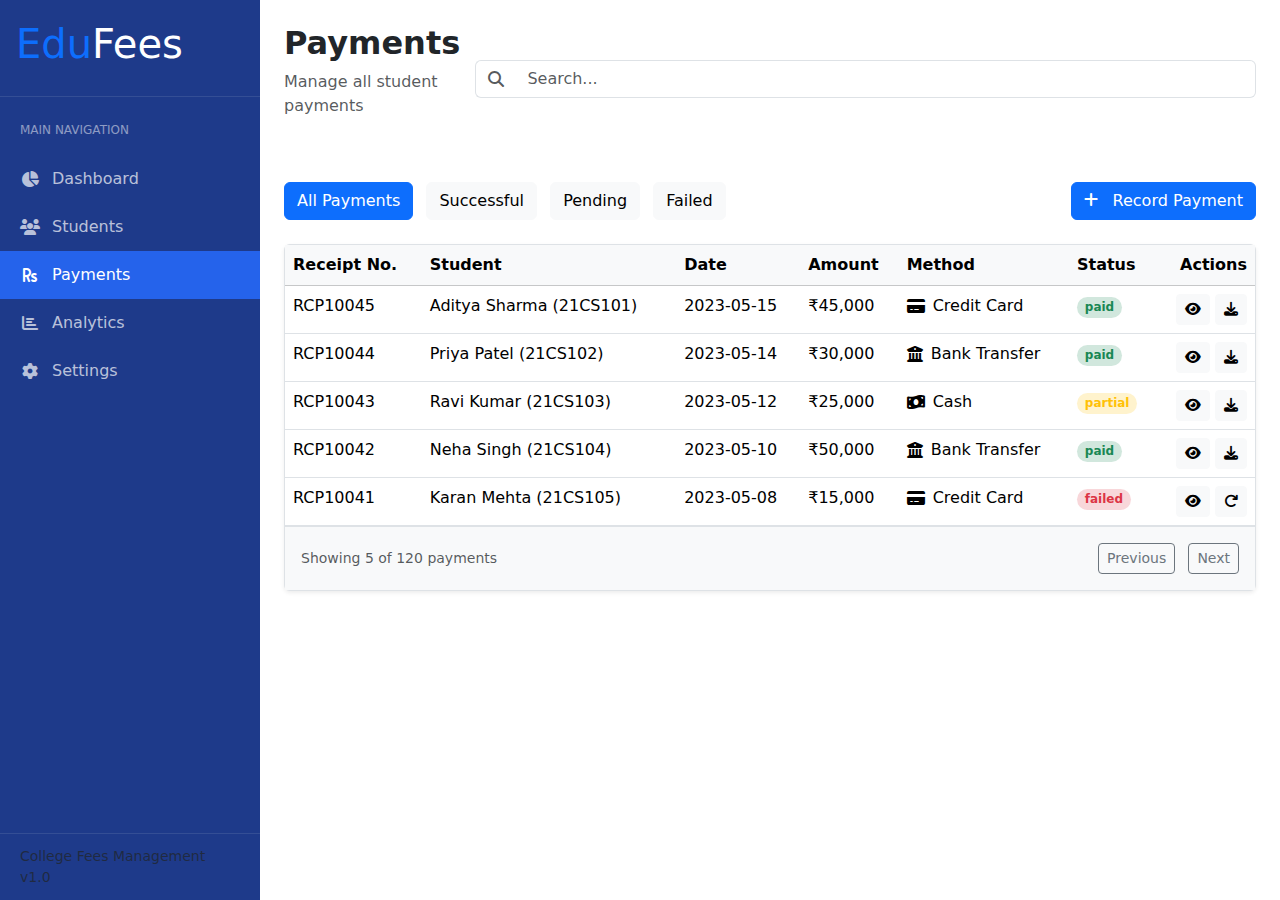
<file: payments.html>
<!DOCTYPE html>
<html lang="en">
<head>
  <meta charset="UTF-8">
  <meta name="viewport" content="width=device-width, initial-scale=1.0">
  <title>Payments - EduFees</title>
  <!-- Bootstrap CSS -->
  <link href="https://cdn.jsdelivr.net/npm/bootstrap@5.3.0/dist/css/bootstrap.min.css" rel="stylesheet">
  <!-- Font Awesome for icons -->
  <link rel="stylesheet" href="https://cdnjs.cloudflare.com/ajax/libs/font-awesome/6.4.0/css/all.min.css">
  <link rel="stylesheet" href="styles.css">
</head>
<body>
  <div class="app-container">
    <!-- Sidebar -->
    <div class="sidebar" id="sidebar">
      <div class="sidebar-header">
        <h1 class="text-white">
          <span class="text-primary">Edu</span>Fees
        </h1>
      </div>
      
      <div class="sidebar-content">
        <div class="sidebar-group">
          <div class="sidebar-group-label">Main Navigation</div>
          <div class="sidebar-menu">
            <a href="index.html" class="sidebar-menu-item">
              <i class="fas fa-chart-pie"></i>
              <span>Dashboard</span>
            </a>
            <a href="students.html" class="sidebar-menu-item">
              <i class="fas fa-users"></i>
              <span>Students</span>
            </a>
            <a href="payments.html" class="sidebar-menu-item active">
              <i class="fas fa-rupee-sign"></i>
              <span>Payments</span>
            </a>
            <a href="analytics.html" class="sidebar-menu-item">
              <i class="fas fa-chart-bar"></i>
              <span>Analytics</span>
            </a>
            <a href="settings.html" class="sidebar-menu-item">
              <i class="fas fa-cog"></i>
              <span>Settings</span>
            </a>
          </div>
        </div>
      </div>
      
      <div class="sidebar-footer">
        <div class="text-muted small">College Fees Management v1.0</div>
      </div>
    </div>

    <!-- Main Content -->
    <div class="main-content">
      <div class="container-fluid p-4">
        <button class="sidebar-toggle d-block d-lg-none mb-4" id="sidebarToggle">
          <i class="fas fa-bars"></i>
        </button>
        
        <!-- Dashboard Header -->
        <div class="dashboard-header d-flex flex-column flex-md-row justify-content-between align-items-start align-items-md-center mb-5">
          <div>
            <h1 class="h2 fw-bold text-dark">Payments</h1>
            <p class="text-muted">Manage all student payments</p>
          </div>
          <div class="mt-3 mt-md-0 position-relative w-100 w-md-auto">
            <div class="input-group">
              <span class="input-group-text bg-white border-end-0">
                <i class="fas fa-search text-muted"></i>
              </span>
              <input type="text" class="form-control border-start-0" placeholder="Search...">
            </div>
          </div>
        </div>

        <!-- Filter and Add Payment -->
        <div class="d-flex flex-column flex-md-row justify-content-between align-items-start mb-4">
          <div class="filter-buttons mb-3 mb-md-0">
            <button class="btn btn-primary me-2 mb-2 mb-md-0">All Payments</button>
            <button class="btn btn-light me-2 mb-2 mb-md-0">Successful</button>
            <button class="btn btn-light me-2 mb-2 mb-md-0">Pending</button>
            <button class="btn btn-light mb-2 mb-md-0">Failed</button>
          </div>
          <button class="btn btn-primary" data-bs-toggle="modal" data-bs-target="#addPaymentModal">
            <i class="fas fa-plus me-2"></i>
            <span>Record Payment</span>
          </button>
        </div>
        
        <!-- Payments Table -->
        <div class="card border shadow-sm">
          <div class="table-responsive">
            <table class="table table-hover mb-0">
              <thead class="table-light">
                <tr>
                  <th>Receipt No.</th>
                  <th>Student</th>
                  <th>Date</th>
                  <th>Amount</th>
                  <th>Method</th>
                  <th>Status</th>
                  <th class="text-end">Actions</th>
                </tr>
              </thead>
              <tbody>
                <tr>
                  <td class="fw-medium">RCP10045</td>
                  <td>Aditya Sharma (21CS101)</td>
                  <td>2023-05-15</td>
                  <td class="fw-medium">₹45,000</td>
                  <td>
                    <span class="d-flex align-items-center">
                      <i class="fas fa-credit-card me-2"></i>
                      <span>Credit Card</span>
                    </span>
                  </td>
                  <td><span class="badge bg-success-subtle text-success rounded-pill">paid</span></td>
                  <td class="text-end">
                    <button class="btn btn-sm btn-light" title="View Receipt"><i class="fas fa-eye"></i></button>
                    <button class="btn btn-sm btn-light" title="Download"><i class="fas fa-download"></i></button>
                  </td>
                </tr>
                <tr>
                  <td class="fw-medium">RCP10044</td>
                  <td>Priya Patel (21CS102)</td>
                  <td>2023-05-14</td>
                  <td class="fw-medium">₹30,000</td>
                  <td>
                    <span class="d-flex align-items-center">
                      <i class="fas fa-university me-2"></i>
                      <span>Bank Transfer</span>
                    </span>
                  </td>
                  <td><span class="badge bg-success-subtle text-success rounded-pill">paid</span></td>
                  <td class="text-end">
                    <button class="btn btn-sm btn-light" title="View Receipt"><i class="fas fa-eye"></i></button>
                    <button class="btn btn-sm btn-light" title="Download"><i class="fas fa-download"></i></button>
                  </td>
                </tr>
                <tr>
                  <td class="fw-medium">RCP10043</td>
                  <td>Ravi Kumar (21CS103)</td>
                  <td>2023-05-12</td>
                  <td class="fw-medium">₹25,000</td>
                  <td>
                    <span class="d-flex align-items-center">
                      <i class="fas fa-money-bill-wave me-2"></i>
                      <span>Cash</span>
                    </span>
                  </td>
                  <td><span class="badge bg-warning-subtle text-warning rounded-pill">partial</span></td>
                  <td class="text-end">
                    <button class="btn btn-sm btn-light" title="View Receipt"><i class="fas fa-eye"></i></button>
                    <button class="btn btn-sm btn-light" title="Download"><i class="fas fa-download"></i></button>
                  </td>
                </tr>
                <tr>
                  <td class="fw-medium">RCP10042</td>
                  <td>Neha Singh (21CS104)</td>
                  <td>2023-05-10</td>
                  <td class="fw-medium">₹50,000</td>
                  <td>
                    <span class="d-flex align-items-center">
                      <i class="fas fa-university me-2"></i>
                      <span>Bank Transfer</span>
                    </span>
                  </td>
                  <td><span class="badge bg-success-subtle text-success rounded-pill">paid</span></td>
                  <td class="text-end">
                    <button class="btn btn-sm btn-light" title="View Receipt"><i class="fas fa-eye"></i></button>
                    <button class="btn btn-sm btn-light" title="Download"><i class="fas fa-download"></i></button>
                  </td>
                </tr>
                <tr>
                  <td class="fw-medium">RCP10041</td>
                  <td>Karan Mehta (21CS105)</td>
                  <td>2023-05-08</td>
                  <td class="fw-medium">₹15,000</td>
                  <td>
                    <span class="d-flex align-items-center">
                      <i class="fas fa-credit-card me-2"></i>
                      <span>Credit Card</span>
                    </span>
                  </td>
                  <td><span class="badge bg-danger-subtle text-danger rounded-pill">failed</span></td>
                  <td class="text-end">
                    <button class="btn btn-sm btn-light" title="View Receipt"><i class="fas fa-eye"></i></button>
                    <button class="btn btn-sm btn-light" title="Retry"><i class="fas fa-redo"></i></button>
                  </td>
                </tr>
              </tbody>
            </table>
          </div>
          
          <div class="d-flex justify-content-between align-items-center p-3 bg-light border-top">
            <div class="text-muted small">
              Showing <span class="fw-medium">5</span> of <span class="fw-medium">120</span> payments
            </div>
            <div class="pagination-buttons">
              <button class="btn btn-sm btn-outline-secondary me-2">Previous</button>
              <button class="btn btn-sm btn-outline-secondary">Next</button>
            </div>
          </div>
        </div>
      </div>
    </div>
  </div>
  
  <!-- Add Payment Modal -->
  <div class="modal fade" id="addPaymentModal" tabindex="-1" aria-labelledby="addPaymentModalLabel" aria-hidden="true">
    <div class="modal-dialog modal-lg">
      <div class="modal-content">
        <div class="modal-header">
          <h5 class="modal-title" id="addPaymentModalLabel">Record New Payment</h5>
          <button type="button" class="btn-close" data-bs-dismiss="modal" aria-label="Close"></button>
        </div>
        <div class="modal-body">
          <form id="addPaymentForm">
            <div class="row g-3">
              <div class="col-md-6">
                <label for="studentSelect" class="form-label">Student</label>
                <select class="form-select" id="studentSelect" required>
                  <option value="">Select student</option>
                  <option value="21CS101">Aditya Sharma (21CS101)</option>
                  <option value="21CS102">Priya Patel (21CS102)</option>
                  <option value="21CS103">Ravi Kumar (21CS103)</option>
                  <option value="21CS104">Neha Singh (21CS104)</option>
                  <option value="21CS105">Karan Mehta (21CS105)</option>
                </select>
              </div>
              <div class="col-md-6">
                <label for="paymentDate" class="form-label">Payment Date</label>
                <input type="date" class="form-control" id="paymentDate" required>
              </div>
              <div class="col-md-6">
                <label for="receiptNumber" class="form-label">Receipt Number</label>
                <input type="text" class="form-control" id="receiptNumber" value="RCP10046" required>
              </div>
              <div class="col-md-6">
                <label for="paymentAmount" class="form-label">Amount (₹)</label>
                <input type="number" class="form-control" id="paymentAmount" required>
              </div>
              <div class="col-md-6">
                <label for="paymentMethod" class="form-label">Payment Method</label>
                <select class="form-select" id="paymentMethod" required>
                  <option value="cash">Cash</option>
                  <option value="creditCard">Credit Card</option>
                  <option value="debitCard">Debit Card</option>
                  <option value="bankTransfer">Bank Transfer</option>
                  <option value="upi">UPI</option>
                </select>
              </div>
              <div class="col-md-6">
                <label for="paymentStatus" class="form-label">Status</label>
                <select class="form-select" id="paymentStatus" required>
                  <option value="paid">Paid</option>
                  <option value="pending">Pending</option>
                  <option value="failed">Failed</option>
                </select>
              </div>
              <div class="col-12">
                <label for="paymentNotes" class="form-label">Notes</label>
                <textarea class="form-control" id="paymentNotes" rows="3"></textarea>
              </div>
            </div>
          </form>
        </div>
        <div class="modal-footer">
          <button type="button" class="btn btn-light" data-bs-dismiss="modal">Cancel</button>
          <button type="button" class="btn btn-primary" id="savePaymentBtn">Save Payment</button>
        </div>
      </div>
    </div>
  </div>

  <!-- Bootstrap JS Bundle with Popper -->
  <script src="https://cdn.jsdelivr.net/npm/bootstrap@5.3.0/dist/js/bootstrap.bundle.min.js"></script>
  <!-- Custom JS -->
  <script src="script.js"></script>
</body>
</html>
</file>
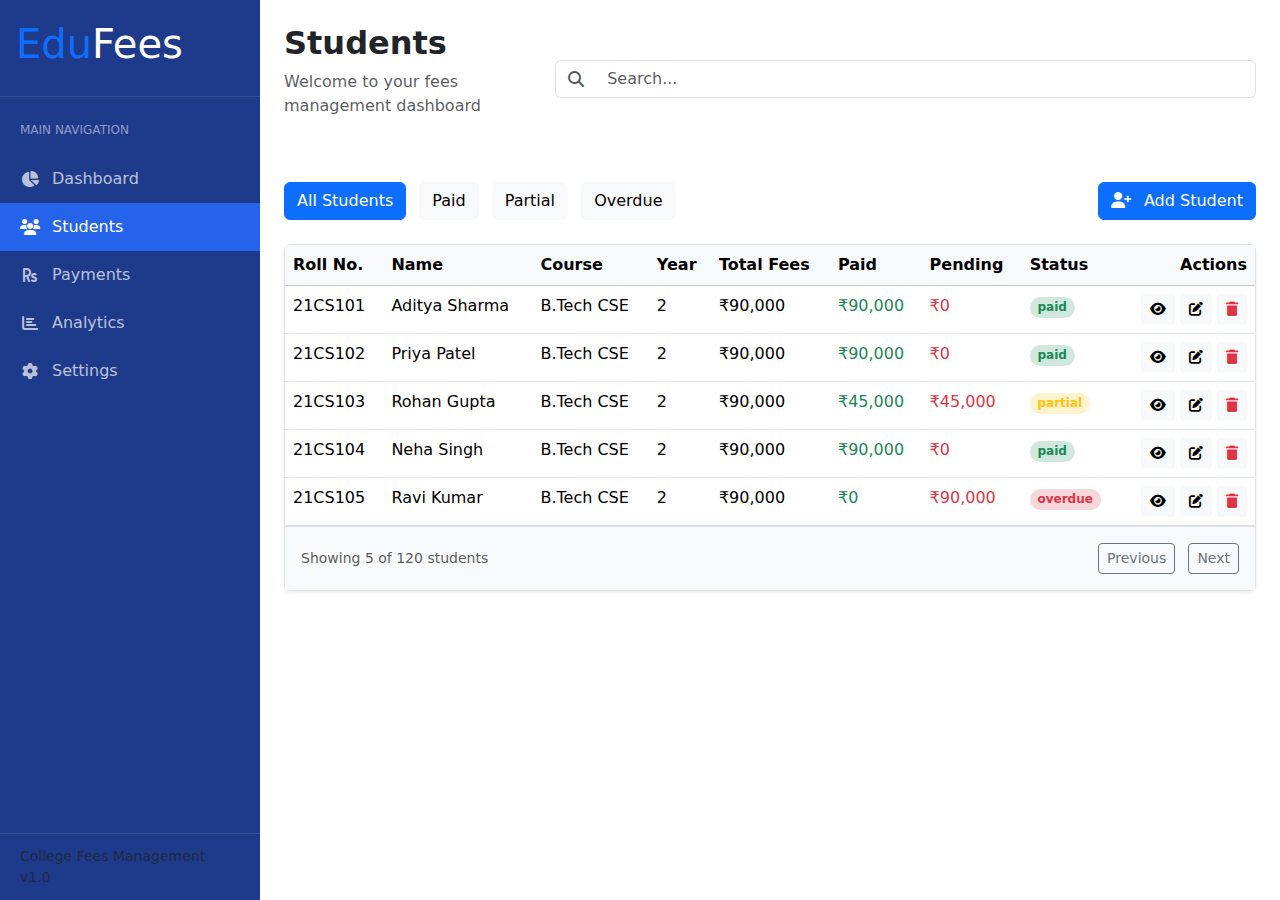
<file: students.html>
<!DOCTYPE html>
<html lang="en">
<head>
  <meta charset="UTF-8">
  <meta name="viewport" content="width=device-width, initial-scale=1.0">
  <title>Students - EduFees</title>
  <!-- Bootstrap CSS -->
  <link href="https://cdn.jsdelivr.net/npm/bootstrap@5.3.0/dist/css/bootstrap.min.css" rel="stylesheet">
  <!-- Font Awesome for icons -->
  <link rel="stylesheet" href="https://cdnjs.cloudflare.com/ajax/libs/font-awesome/6.4.0/css/all.min.css">
  <link rel="stylesheet" href="styles.css">
</head>
<body>
  <div class="app-container">
    <!-- Sidebar -->
    <div class="sidebar" id="sidebar">
      <div class="sidebar-header">
        <h1 class="text-white">
          <span class="text-primary">Edu</span>Fees
        </h1>
      </div>
      
      <div class="sidebar-content">
        <div class="sidebar-group">
          <div class="sidebar-group-label">Main Navigation</div>
          <div class="sidebar-menu">
            <a href="index.html" class="sidebar-menu-item">
              <i class="fas fa-chart-pie"></i>
              <span>Dashboard</span>
            </a>
            <a href="students.html" class="sidebar-menu-item active">
              <i class="fas fa-users"></i>
              <span>Students</span>
            </a>
            <a href="payments.html" class="sidebar-menu-item">
              <i class="fas fa-rupee-sign"></i>
              <span>Payments</span>
            </a>
            <a href="analytics.html" class="sidebar-menu-item">
              <i class="fas fa-chart-bar"></i>
              <span>Analytics</span>
            </a>
            <a href="settings.html" class="sidebar-menu-item">
              <i class="fas fa-cog"></i>
              <span>Settings</span>
            </a>
          </div>
        </div>
      </div>
      
      <div class="sidebar-footer">
        <div class="text-muted small">College Fees Management v1.0</div>
      </div>
    </div>

    <!-- Main Content -->
    <div class="main-content">
      <div class="container-fluid p-4">
        <button class="sidebar-toggle d-block d-lg-none mb-4" id="sidebarToggle">
          <i class="fas fa-bars"></i>
        </button>
        
        <!-- Dashboard Header -->
        <div class="dashboard-header d-flex flex-column flex-md-row justify-content-between align-items-start align-items-md-center mb-5">
          <div>
            <h1 class="h2 fw-bold text-dark">Students</h1>
            <p class="text-muted">Welcome to your fees management dashboard</p>
          </div>
          <div class="mt-3 mt-md-0 position-relative w-100 w-md-auto">
            <div class="input-group">
              <span class="input-group-text bg-white border-end-0">
                <i class="fas fa-search text-muted"></i>
              </span>
              <input type="text" class="form-control border-start-0" placeholder="Search...">
            </div>
          </div>
        </div>
        
        <!-- Filter and Add Student -->
        <div class="d-flex flex-column flex-md-row justify-content-between align-items-start mb-4">
          <div class="filter-buttons mb-3 mb-md-0">
            <button class="btn btn-primary me-2 mb-2 mb-md-0">All Students</button>
            <button class="btn btn-light me-2 mb-2 mb-md-0">Paid</button>
            <button class="btn btn-light me-2 mb-2 mb-md-0">Partial</button>
            <button class="btn btn-light mb-2 mb-md-0">Overdue</button>
          </div>
          <button class="btn btn-primary" data-bs-toggle="modal" data-bs-target="#addStudentModal">
            <i class="fas fa-user-plus me-2"></i>
            <span>Add Student</span>
          </button>
        </div>
        
        <!-- Students Table -->
        <div class="card border shadow-sm">
          <div class="table-responsive">
            <table class="table table-hover mb-0">
              <thead class="table-light">
                <tr>
                  <th>Roll No.</th>
                  <th>Name</th>
                  <th>Course</th>
                  <th>Year</th>
                  <th>Total Fees</th>
                  <th>Paid</th>
                  <th>Pending</th>
                  <th>Status</th>
                  <th class="text-end">Actions</th>
                </tr>
              </thead>
              <tbody>
                <tr>
                  <td class="fw-medium">21CS101</td>
                  <td>Aditya Sharma</td>
                  <td>B.Tech CSE</td>
                  <td>2</td>
                  <td class="fw-medium">₹90,000</td>
                  <td class="text-success fw-medium">₹90,000</td>
                  <td class="text-danger fw-medium">₹0</td>
                  <td><span class="badge bg-success-subtle text-success rounded-pill">paid</span></td>
                  <td class="text-end">
                    <button class="btn btn-sm btn-light" title="View"><i class="fas fa-eye"></i></button>
                    <button class="btn btn-sm btn-light" title="Edit" data-bs-toggle="modal" data-bs-target="#editStudentModal"><i class="fas fa-edit"></i></button>
                    <button class="btn btn-sm btn-light" title="Delete"><i class="fas fa-trash text-danger"></i></button>
                  </td>
                </tr>
                <tr>
                  <td class="fw-medium">21CS102</td>
                  <td>Priya Patel</td>
                  <td>B.Tech CSE</td>
                  <td>2</td>
                  <td class="fw-medium">₹90,000</td>
                  <td class="text-success fw-medium">₹90,000</td>
                  <td class="text-danger fw-medium">₹0</td>
                  <td><span class="badge bg-success-subtle text-success rounded-pill">paid</span></td>
                  <td class="text-end">
                    <button class="btn btn-sm btn-light" title="View"><i class="fas fa-eye"></i></button>
                    <button class="btn btn-sm btn-light" title="Edit"><i class="fas fa-edit"></i></button>
                    <button class="btn btn-sm btn-light" title="Delete"><i class="fas fa-trash text-danger"></i></button>
                  </td>
                </tr>
                <tr>
                  <td class="fw-medium">21CS103</td>
                  <td>Rohan Gupta</td>
                  <td>B.Tech CSE</td>
                  <td>2</td>
                  <td class="fw-medium">₹90,000</td>
                  <td class="text-success fw-medium">₹45,000</td>
                  <td class="text-danger fw-medium">₹45,000</td>
                  <td><span class="badge bg-warning-subtle text-warning rounded-pill">partial</span></td>
                  <td class="text-end">
                    <button class="btn btn-sm btn-light" title="View"><i class="fas fa-eye"></i></button>
                    <button class="btn btn-sm btn-light" title="Edit"><i class="fas fa-edit"></i></button>
                    <button class="btn btn-sm btn-light" title="Delete"><i class="fas fa-trash text-danger"></i></button>
                  </td>
                </tr>
                <tr>
                  <td class="fw-medium">21CS104</td>
                  <td>Neha Singh</td>
                  <td>B.Tech CSE</td>
                  <td>2</td>
                  <td class="fw-medium">₹90,000</td>
                  <td class="text-success fw-medium">₹90,000</td>
                  <td class="text-danger fw-medium">₹0</td>
                  <td><span class="badge bg-success-subtle text-success rounded-pill">paid</span></td>
                  <td class="text-end">
                    <button class="btn btn-sm btn-light" title="View"><i class="fas fa-eye"></i></button>
                    <button class="btn btn-sm btn-light" title="Edit"><i class="fas fa-edit"></i></button>
                    <button class="btn btn-sm btn-light" title="Delete"><i class="fas fa-trash text-danger"></i></button>
                  </td>
                </tr>
                <tr>
                  <td class="fw-medium">21CS105</td>
                  <td>Ravi Kumar</td>
                  <td>B.Tech CSE</td>
                  <td>2</td>
                  <td class="fw-medium">₹90,000</td>
                  <td class="text-success fw-medium">₹0</td>
                  <td class="text-danger fw-medium">₹90,000</td>
                  <td><span class="badge bg-danger-subtle text-danger rounded-pill">overdue</span></td>
                  <td class="text-end">
                    <button class="btn btn-sm btn-light" title="View"><i class="fas fa-eye"></i></button>
                    <button class="btn btn-sm btn-light" title="Edit"><i class="fas fa-edit"></i></button>
                    <button class="btn btn-sm btn-light" title="Delete"><i class="fas fa-trash text-danger"></i></button>
                  </td>
                </tr>
              </tbody>
            </table>
          </div>
          
          <div class="d-flex justify-content-between align-items-center p-3 bg-light border-top">
            <div class="text-muted small">
              Showing <span class="fw-medium">5</span> of <span class="fw-medium">120</span> students
            </div>
            <div class="pagination-buttons">
              <button class="btn btn-sm btn-outline-secondary me-2">Previous</button>
              <button class="btn btn-sm btn-outline-secondary">Next</button>
            </div>
          </div>
        </div>
      </div>
    </div>
  </div>
  
  <!-- Add Student Modal -->
  <div class="modal fade" id="addStudentModal" tabindex="-1" aria-labelledby="addStudentModalLabel" aria-hidden="true">
    <div class="modal-dialog modal-lg">
      <div class="modal-content">
        <div class="modal-header">
          <h5 class="modal-title" id="addStudentModalLabel">Add New Student</h5>
          <button type="button" class="btn-close" data-bs-dismiss="modal" aria-label="Close"></button>
        </div>
        <div class="modal-body">
          <form id="addStudentForm">
            <div class="row g-3">
              <div class="col-md-6">
                <label for="rollNumber" class="form-label">Roll Number</label>
                <input type="text" class="form-control" id="rollNumber" required>
              </div>
              <div class="col-md-6">
                <label for="name" class="form-label">Full Name</label>
                <input type="text" class="form-control" id="name" required>
              </div>
              <div class="col-md-6">
                <label for="course" class="form-label">Course</label>
                <input type="text" class="form-control" id="course" required>
              </div>
              <div class="col-md-6">
                <label for="year" class="form-label">Year</label>
                <select class="form-select" id="year" required>
                  <option value="1">1st Year</option>
                  <option value="2">2nd Year</option>
                  <option value="3">3rd Year</option>
                  <option value="4">4th Year</option>
                </select>
              </div>
              <div class="col-md-6">
                <label for="totalFees" class="form-label">Total Fees (₹)</label>
                <input type="number" class="form-control" id="totalFees" required>
              </div>
              <div class="col-md-6">
                <label for="paidAmount" class="form-label">Paid Amount (₹)</label>
                <input type="number" class="form-control" id="paidAmount" required>
              </div>
              <div class="col-12">
                <label for="status" class="form-label">Status</label>
                <select class="form-select" id="status" required>
                  <option value="paid">Paid</option>
                  <option value="partial">Partial</option>
                  <option value="pending">Pending</option>
                  <option value="overdue">Overdue</option>
                </select>
              </div>
            </div>
          </form>
        </div>
        <div class="modal-footer">
          <button type="button" class="btn btn-light" data-bs-dismiss="modal">Cancel</button>
          <button type="button" class="btn btn-primary" id="saveStudentBtn">Save Student</button>
        </div>
      </div>
    </div>
  </div>
  
  <!-- Edit Student Modal (almost identical to Add) -->
  <div class="modal fade" id="editStudentModal" tabindex="-1" aria-labelledby="editStudentModalLabel" aria-hidden="true">
    <div class="modal-dialog modal-lg">
      <div class="modal-content">
        <div class="modal-header">
          <h5 class="modal-title" id="editStudentModalLabel">Edit Student</h5>
          <button type="button" class="btn-close" data-bs-dismiss="modal" aria-label="Close"></button>
        </div>
        <div class="modal-body">
          <form id="editStudentForm">
            <!-- Same fields as add form but with pre-filled values would be set via JavaScript -->
            <div class="row g-3">
              <div class="col-md-6">
                <label for="editRollNumber" class="form-label">Roll Number</label>
                <input type="text" class="form-control" id="editRollNumber" value="21CS101" required>
              </div>
              <div class="col-md-6">
                <label for="editName" class="form-label">Full Name</label>
                <input type="text" class="form-control" id="editName" value="Aditya Sharma" required>
              </div>
              <div class="col-md-6">
                <label for="editCourse" class="form-label">Course</label>
                <input type="text" class="form-control" id="editCourse" value="B.Tech CSE" required>
              </div>
              <div class="col-md-6">
                <label for="editYear" class="form-label">Year</label>
                <select class="form-select" id="editYear" required>
                  <option value="1">1st Year</option>
                  <option value="2" selected>2nd Year</option>
                  <option value="3">3rd Year</option>
                  <option value="4">4th Year</option>
                </select>
              </div>
              <div class="col-md-6">
                <label for="editTotalFees" class="form-label">Total Fees (₹)</label>
                <input type="number" class="form-control" id="editTotalFees" value="90000" required>
              </div>
              <div class="col-md-6">
                <label for="editPaidAmount" class="form-label">Paid Amount (₹)</label>
                <input type="number" class="form-control" id="editPaidAmount" value="90000" required>
              </div>
              <div class="col-12">
                <label for="editStatus" class="form-label">Status</label>
                <select class="form-select" id="editStatus" required>
                  <option value="paid" selected>Paid</option>
                  <option value="partial">Partial</option>
                  <option value="pending">Pending</option>
                  <option value="overdue">Overdue</option>
                </select>
              </div>
            </div>
          </form>
        </div>
        <div class="modal-footer">
          <button type="button" class="btn btn-light" data-bs-dismiss="modal">Cancel</button>
          <button type="button" class="btn btn-primary" id="updateStudentBtn">Update Student</button>
        </div>
      </div>
    </div>
  </div>

  <!-- Bootstrap JS Bundle with Popper -->
  <script src="https://cdn.jsdelivr.net/npm/bootstrap@5.3.0/dist/js/bootstrap.bundle.min.js"></script>
  <!-- Custom JS -->
  <script src="script.js"></script>
</body>
</html>
</file>
<file: styles.css>
/* Main Layout */
.app-container {
  display: flex;
  min-height: 100vh;
}

/* Sidebar Styles */
.sidebar {
  width: 260px;
  background-color: #1e3a8a;
  color: #f8fafc;
  display: flex;
  flex-direction: column;
  transition: all 0.3s ease;
  position: fixed;
  left: 0;
  top: 0;
  bottom: 0;
  z-index: 1000;
}

.sidebar-collapsed {
  width: 70px;
}

.sidebar-header {
  padding: 1.25rem 1rem;
  border-bottom: 1px solid rgba(255, 255, 255, 0.1);
}

.sidebar-content {
  flex: 1;
  padding: 1rem 0;
  overflow-y: auto;
}

.sidebar-group {
  margin-bottom: 1.5rem;
}

.sidebar-group-label {
  font-size: 0.75rem;
  text-transform: uppercase;
  color: rgba(255, 255, 255, 0.5);
  padding: 0.5rem 1.25rem;
  margin-bottom: 0.5rem;
}

.sidebar-menu-item {
  display: flex;
  align-items: center;
  padding: 0.75rem 1.25rem;
  color: rgba(255, 255, 255, 0.7);
  text-decoration: none;
  transition: all 0.2s;
}

.sidebar-menu-item:hover {
  background-color: rgba(255, 255, 255, 0.1);
  color: #fff;
}

.sidebar-menu-item.active {
  background-color: #2563eb;
  color: #fff;
  font-weight: 500;
}

.sidebar-menu-item i {
  margin-right: 0.75rem;
  font-size: 1rem;
  width: 20px;
  text-align: center;
}

.sidebar-footer {
  padding: 0.75rem 1.25rem;
  border-top: 1px solid rgba(255, 255, 255, 0.1);
}

/* Main Content */
.main-content {
  flex: 1;
  margin-left: 260px;
  transition: margin-left 0.3s ease;
}

/* When sidebar is collapsed */
.sidebar-closed .main-content {
  margin-left: 70px;
}

.sidebar-closed .sidebar {
  width: 70px;
}

.sidebar-closed .sidebar-menu-item span,
.sidebar-closed .sidebar-group-label,
.sidebar-closed .sidebar-footer {
  display: none;
}

.sidebar-closed .sidebar-header h1 {
  display: none;
}

/* Dashboard stats */
.stat-icon {
  width: 50px;
  height: 50px;
  display: flex;
  align-items: center;
  justify-content: center;
}

.stat-icon i {
  font-size: 1.25rem;
}

/* Status Badges */
.badge.bg-success-subtle {
  background-color: rgba(25, 135, 84, 0.1);
}

.badge.bg-warning-subtle {
  background-color: rgba(255, 193, 7, 0.1);
}

.badge.bg-danger-subtle {
  background-color: rgba(220, 53, 69, 0.1);
}

.badge.bg-info-subtle {
  background-color: rgba(13, 202, 240, 0.1);
}

.badge.bg-primary-subtle {
  background-color: rgba(13, 110, 253, 0.1);
}

/* Custom table styles */
.table-responsive {
  overflow-x: auto;
}

/* Custom scrollbar */
::-webkit-scrollbar {
  width: 6px;
  height: 6px;
}

::-webkit-scrollbar-track {
  background: #f1f1f1;
  border-radius: 10px;
}

::-webkit-scrollbar-thumb {
  background: #c1c1c1;
  border-radius: 10px;
}

::-webkit-scrollbar-thumb:hover {
  background: #a1a1a1;
}

/* Responsive adjustments */
@media (max-width: 991.98px) {
  .sidebar {
    transform: translateX(-100%);
  }
  
  .sidebar.show {
    transform: translateX(0);
  }
  
  .main-content {
    margin-left: 0;
  }
}

/* Card hover effect */
.card {
  transition: transform 0.2s, box-shadow 0.2s;
}

.card:hover {
  transform: translateY(-5px);
  box-shadow: 0 10px 20px rgba(0, 0, 0, 0.05) !important;
}

/* Toast notification styling */
.toast {
  position: fixed;
  top: 20px;
  right: 20px;
  z-index: 1100;
}
</file>
